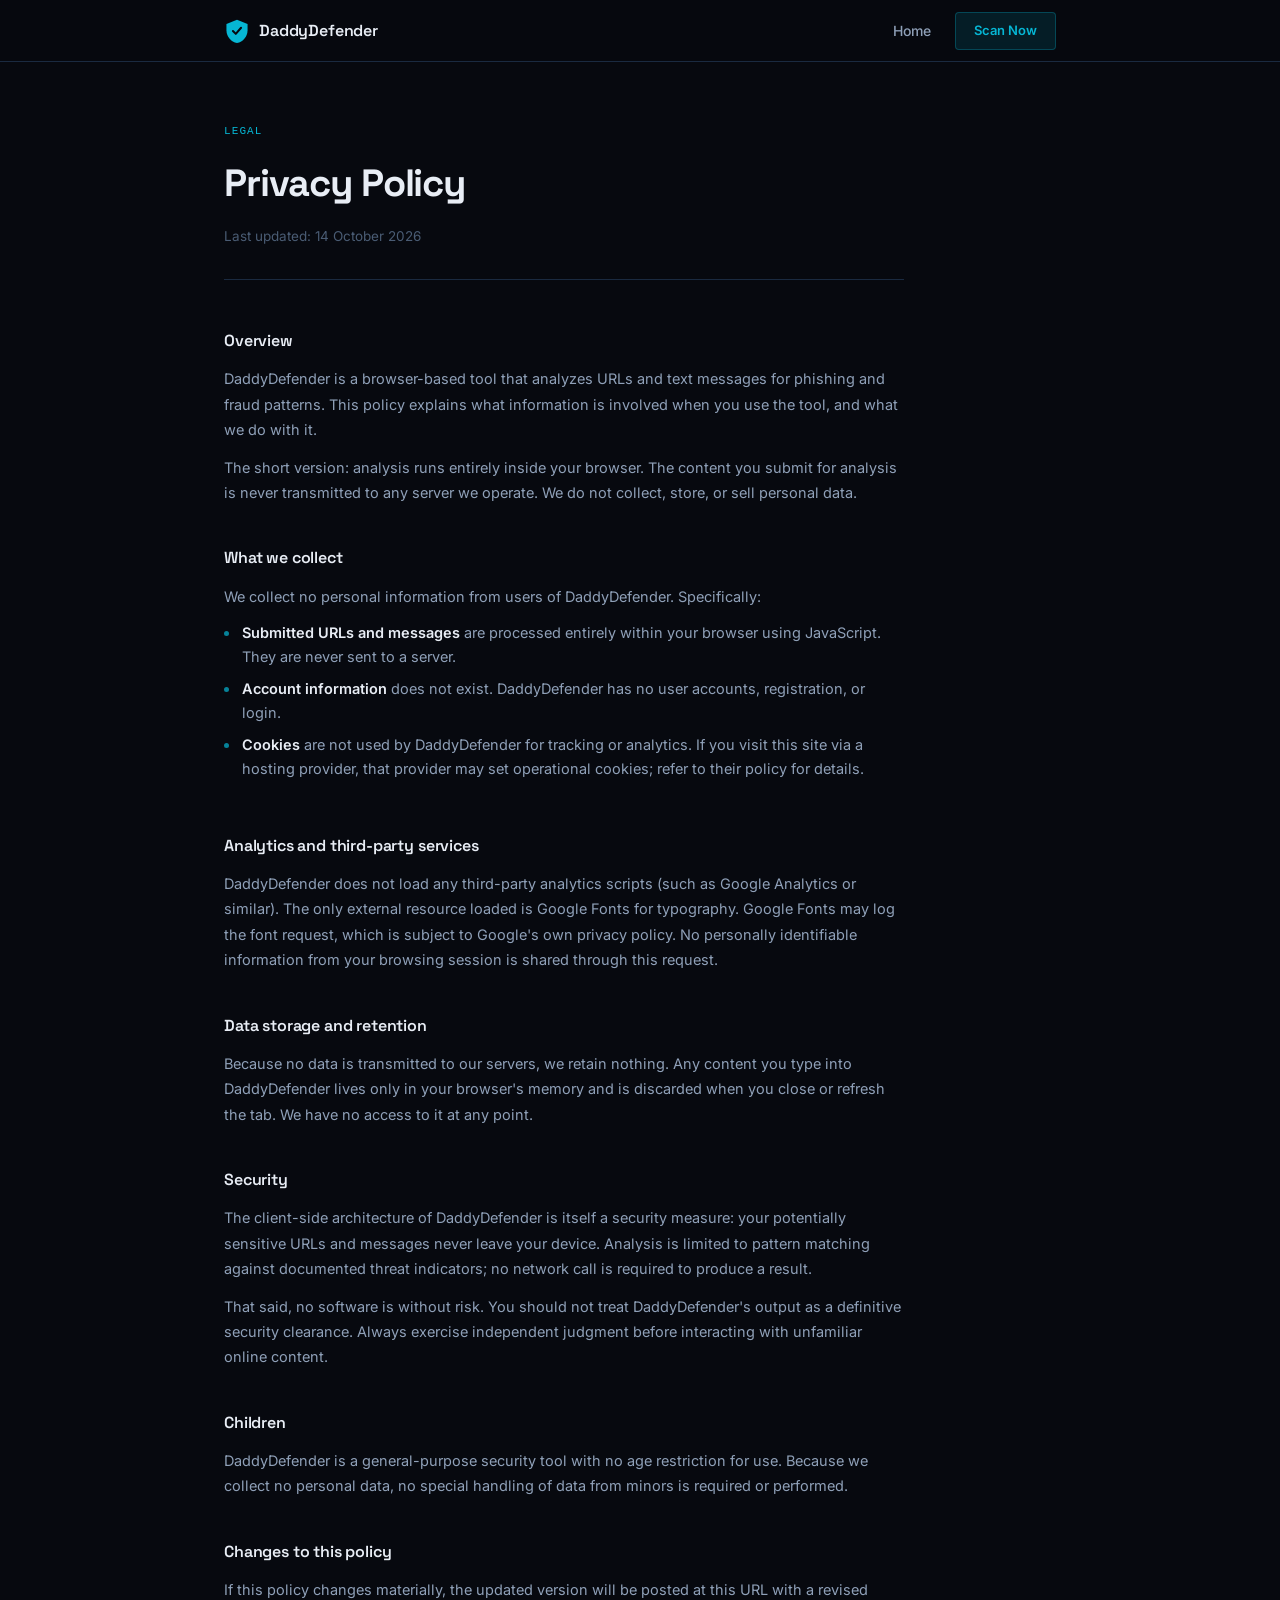
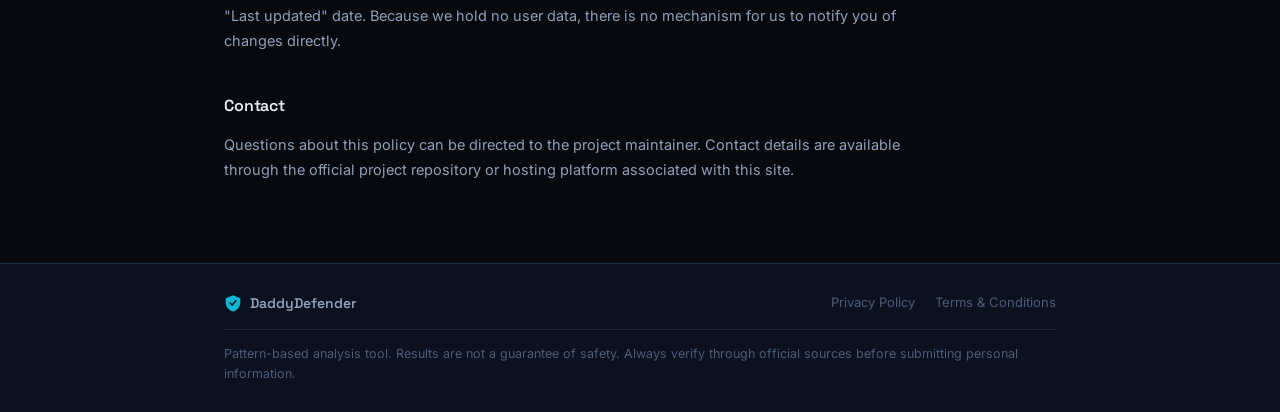
<file: privacy-policy.html>
<!DOCTYPE html>
<html lang="en">
<head>
  <meta charset="UTF-8">
  <meta name="viewport" content="width=device-width, initial-scale=1.0">
  <meta name="description" content="DaddyDefender Privacy Policy. Understand how we handle your data when you use our digital threat detection tool.">
  <title>Privacy Policy - DaddyDefender</title>
  <link rel="icon" href="favicon.svg" type="image/svg+xml">
  <link rel="preconnect" href="https://fonts.googleapis.com">
  <link rel="preconnect" href="https://fonts.gstatic.com" crossorigin>
  <link href="https://fonts.googleapis.com/css2?family=Space+Grotesk:wght@400;500;600;700&family=Inter:wght@400;500;600&display=swap" rel="stylesheet">
  <link rel="stylesheet" href="style.css">
  <link rel="stylesheet" href="legal.css">
</head>
<body>

  <header class="site-header" id="site-header">
    <div class="container">
      <div class="header-inner">
        <a href="/" class="logo" aria-label="DaddyDefender Home">
          <svg width="26" height="26" viewBox="0 0 32 32" aria-hidden="true">
            <path d="M16 2L3 7.5V15c0 7.6 5.6 14.3 13 15.9C23.4 29.3 29 22.6 29 15V7.5L16 2z" fill="#06b6d4"/>
            <path d="M11 16l3.5 3.5L21 12" stroke="#07090f" stroke-width="2.5" fill="none" stroke-linecap="round" stroke-linejoin="round"/>
          </svg>
          <span>DaddyDefender</span>
        </a>
        <nav class="header-nav" aria-label="Main navigation">
          <a href="/" class="nav-link">Home</a>
          <a href="/#scanner" class="btn-nav">Scan Now</a>
        </nav>
      </div>
    </div>
  </header>

  <main class="legal-main">
    <div class="container">
      <div class="legal-doc">

        <header class="legal-header">
          <p class="legal-section-tag">Legal</p>
          <h1 class="legal-title">Privacy Policy</h1>
          <p class="legal-meta">Last updated: 14 October 2026</p>
        </header>

        <div class="legal-body">

          <section class="legal-section" aria-labelledby="intro-heading">
            <h2 id="intro-heading">Overview</h2>
            <p>DaddyDefender is a browser-based tool that analyzes URLs and text messages for phishing and fraud patterns. This policy explains what information is involved when you use the tool, and what we do with it.</p>
            <p>The short version: analysis runs entirely inside your browser. The content you submit for analysis is never transmitted to any server we operate. We do not collect, store, or sell personal data.</p>
          </section>

          <section class="legal-section" aria-labelledby="collect-heading">
            <h2 id="collect-heading">What we collect</h2>
            <p>We collect no personal information from users of DaddyDefender. Specifically:</p>
            <ul>
              <li><strong>Submitted URLs and messages</strong> are processed entirely within your browser using JavaScript. They are never sent to a server.</li>
              <li><strong>Account information</strong> does not exist. DaddyDefender has no user accounts, registration, or login.</li>
              <li><strong>Cookies</strong> are not used by DaddyDefender for tracking or analytics. If you visit this site via a hosting provider, that provider may set operational cookies; refer to their policy for details.</li>
            </ul>
          </section>

          <section class="legal-section" aria-labelledby="analytics-heading">
            <h2 id="analytics-heading">Analytics and third-party services</h2>
            <p>DaddyDefender does not load any third-party analytics scripts (such as Google Analytics or similar). The only external resource loaded is Google Fonts for typography. Google Fonts may log the font request, which is subject to Google's own privacy policy. No personally identifiable information from your browsing session is shared through this request.</p>
          </section>

          <section class="legal-section" aria-labelledby="data-heading">
            <h2 id="data-heading">Data storage and retention</h2>
            <p>Because no data is transmitted to our servers, we retain nothing. Any content you type into DaddyDefender lives only in your browser's memory and is discarded when you close or refresh the tab. We have no access to it at any point.</p>
          </section>

          <section class="legal-section" aria-labelledby="security-heading">
            <h2 id="security-heading">Security</h2>
            <p>The client-side architecture of DaddyDefender is itself a security measure: your potentially sensitive URLs and messages never leave your device. Analysis is limited to pattern matching against documented threat indicators; no network call is required to produce a result.</p>
            <p>That said, no software is without risk. You should not treat DaddyDefender's output as a definitive security clearance. Always exercise independent judgment before interacting with unfamiliar online content.</p>
          </section>

          <section class="legal-section" aria-labelledby="children-heading">
            <h2 id="children-heading">Children</h2>
            <p>DaddyDefender is a general-purpose security tool with no age restriction for use. Because we collect no personal data, no special handling of data from minors is required or performed.</p>
          </section>

          <section class="legal-section" aria-labelledby="changes-heading">
            <h2 id="changes-heading">Changes to this policy</h2>
            <p>If this policy changes materially, the updated version will be posted at this URL with a revised "Last updated" date. Because we hold no user data, there is no mechanism for us to notify you of changes directly.</p>
          </section>

          <section class="legal-section" aria-labelledby="contact-heading">
            <h2 id="contact-heading">Contact</h2>
            <p>Questions about this policy can be directed to the project maintainer. Contact details are available through the official project repository or hosting platform associated with this site.</p>
          </section>

        </div>

      </div>
    </div>
  </main>

  <footer class="site-footer">
    <div class="container">
      <div class="footer-inner">
        <a href="/" class="footer-logo" aria-label="DaddyDefender Home">
          <svg width="18" height="18" viewBox="0 0 32 32" aria-hidden="true">
            <path d="M16 2L3 7.5V15c0 7.6 5.6 14.3 13 15.9C23.4 29.3 29 22.6 29 15V7.5L16 2z" fill="#06b6d4"/>
            <path d="M11 16l3.5 3.5L21 12" stroke="#07090f" stroke-width="2.5" fill="none" stroke-linecap="round" stroke-linejoin="round"/>
          </svg>
          DaddyDefender
        </a>
        <nav class="footer-nav" aria-label="Footer navigation">
          <a href="privacy-policy.html" class="footer-link">Privacy Policy</a>
          <a href="terms.html" class="footer-link">Terms &amp; Conditions</a>
        </nav>
      </div>
      <p class="footer-disclaimer">Pattern-based analysis tool. Results are not a guarantee of safety. Always verify through official sources before submitting personal information.</p>
    </div>
  </footer>

</body>
</html>
</file>
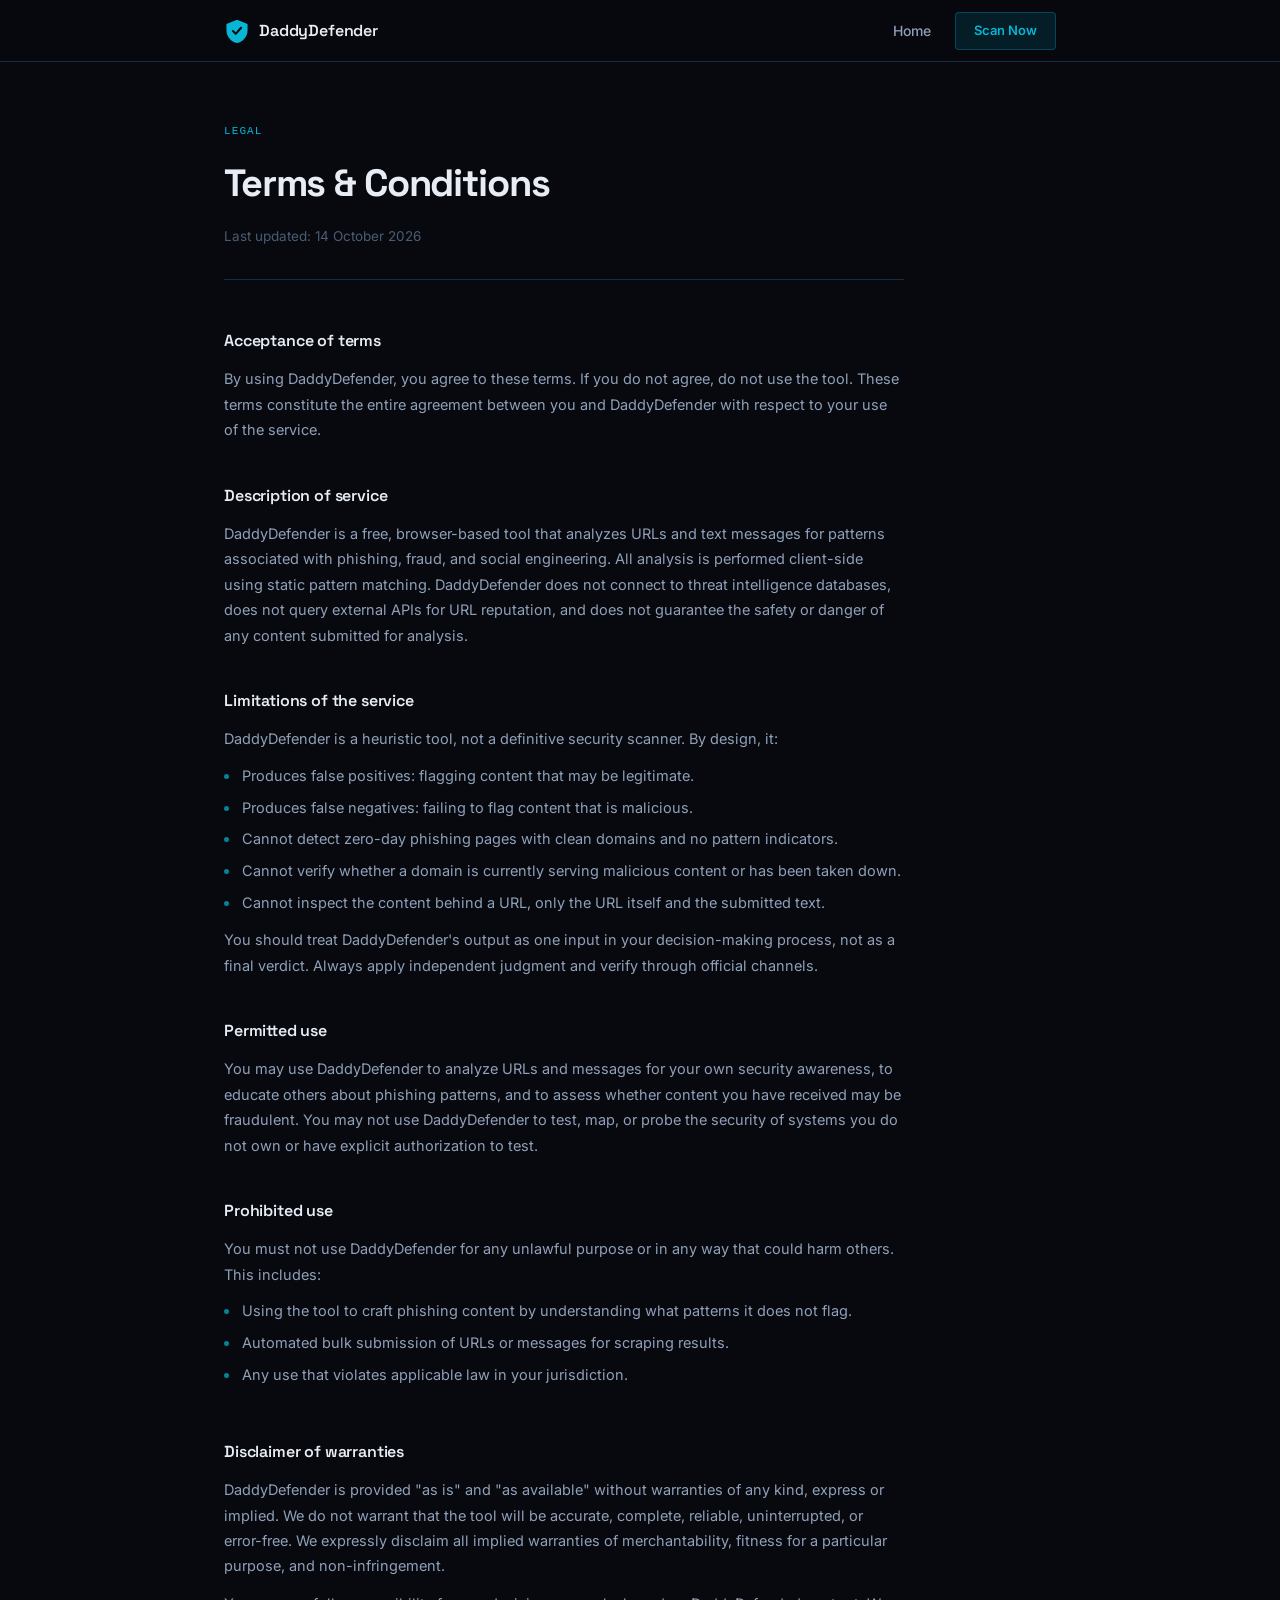
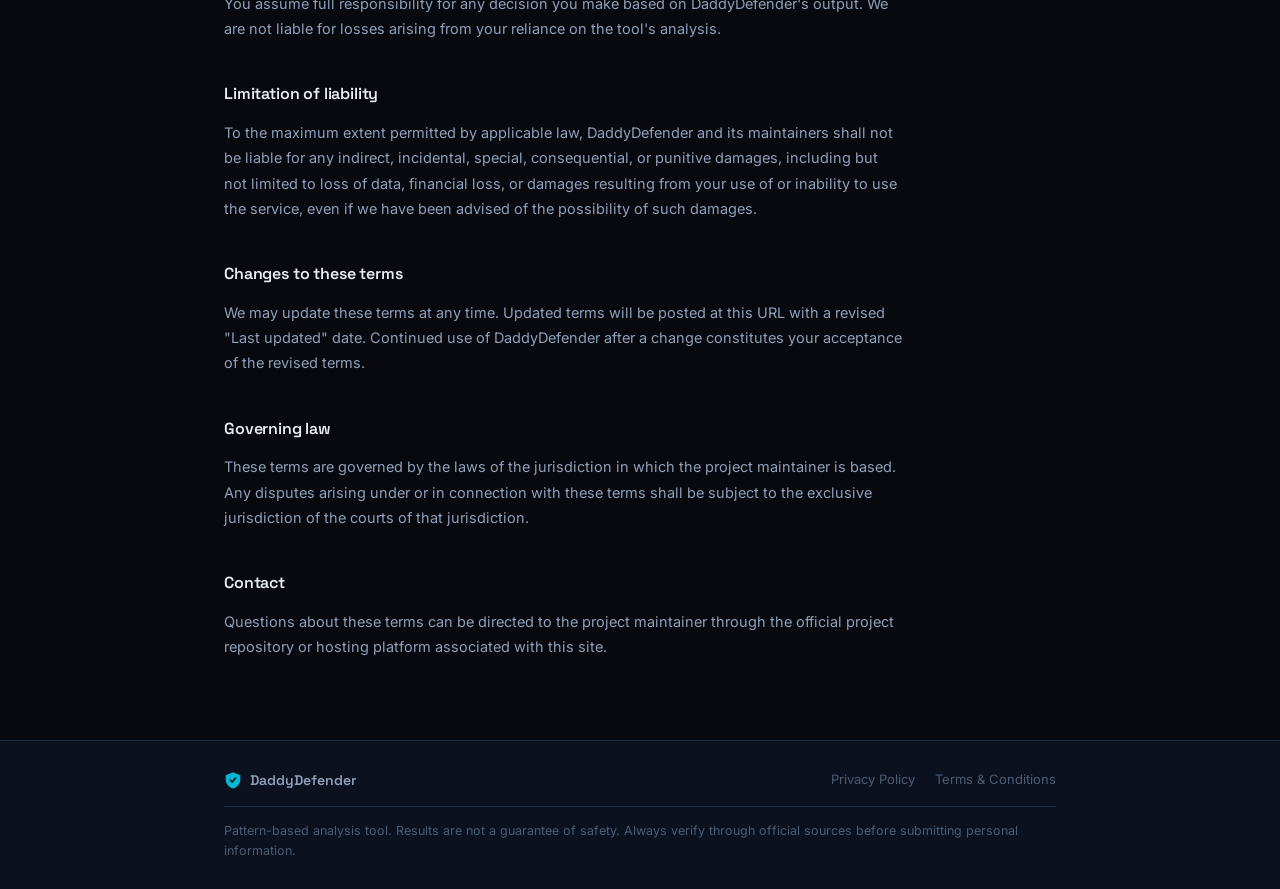
<file: terms.html>
<!DOCTYPE html>
<html lang="en">
<head>
  <meta charset="UTF-8">
  <meta name="viewport" content="width=device-width, initial-scale=1.0">
  <meta name="description" content="DaddyDefender Terms and Conditions. Understand the terms governing use of our digital threat detection tool.">
  <title>Terms &amp; Conditions - DaddyDefender</title>
  <link rel="icon" href="favicon.svg" type="image/svg+xml">
  <link rel="preconnect" href="https://fonts.googleapis.com">
  <link rel="preconnect" href="https://fonts.gstatic.com" crossorigin>
  <link href="https://fonts.googleapis.com/css2?family=Space+Grotesk:wght@400;500;600;700&family=Inter:wght@400;500;600&display=swap" rel="stylesheet">
  <link rel="stylesheet" href="style.css">
  <link rel="stylesheet" href="legal.css">
</head>
<body>

  <header class="site-header" id="site-header">
    <div class="container">
      <div class="header-inner">
        <a href="/" class="logo" aria-label="DaddyDefender Home">
          <svg width="26" height="26" viewBox="0 0 32 32" aria-hidden="true">
            <path d="M16 2L3 7.5V15c0 7.6 5.6 14.3 13 15.9C23.4 29.3 29 22.6 29 15V7.5L16 2z" fill="#06b6d4"/>
            <path d="M11 16l3.5 3.5L21 12" stroke="#07090f" stroke-width="2.5" fill="none" stroke-linecap="round" stroke-linejoin="round"/>
          </svg>
          <span>DaddyDefender</span>
        </a>
        <nav class="header-nav" aria-label="Main navigation">
          <a href="/" class="nav-link">Home</a>
          <a href="/#scanner" class="btn-nav">Scan Now</a>
        </nav>
      </div>
    </div>
  </header>

  <main class="legal-main">
    <div class="container">
      <div class="legal-doc">

        <header class="legal-header">
          <p class="legal-section-tag">Legal</p>
          <h1 class="legal-title">Terms &amp; Conditions</h1>
          <p class="legal-meta">Last updated: 14 October 2026</p>
        </header>

        <div class="legal-body">

          <section class="legal-section" aria-labelledby="acceptance-heading">
            <h2 id="acceptance-heading">Acceptance of terms</h2>
            <p>By using DaddyDefender, you agree to these terms. If you do not agree, do not use the tool. These terms constitute the entire agreement between you and DaddyDefender with respect to your use of the service.</p>
          </section>

          <section class="legal-section" aria-labelledby="description-heading">
            <h2 id="description-heading">Description of service</h2>
            <p>DaddyDefender is a free, browser-based tool that analyzes URLs and text messages for patterns associated with phishing, fraud, and social engineering. All analysis is performed client-side using static pattern matching. DaddyDefender does not connect to threat intelligence databases, does not query external APIs for URL reputation, and does not guarantee the safety or danger of any content submitted for analysis.</p>
          </section>

          <section class="legal-section" aria-labelledby="limitations-heading">
            <h2 id="limitations-heading">Limitations of the service</h2>
            <p>DaddyDefender is a heuristic tool, not a definitive security scanner. By design, it:</p>
            <ul>
              <li>Produces false positives: flagging content that may be legitimate.</li>
              <li>Produces false negatives: failing to flag content that is malicious.</li>
              <li>Cannot detect zero-day phishing pages with clean domains and no pattern indicators.</li>
              <li>Cannot verify whether a domain is currently serving malicious content or has been taken down.</li>
              <li>Cannot inspect the content behind a URL, only the URL itself and the submitted text.</li>
            </ul>
            <p>You should treat DaddyDefender's output as one input in your decision-making process, not as a final verdict. Always apply independent judgment and verify through official channels.</p>
          </section>

          <section class="legal-section" aria-labelledby="use-heading">
            <h2 id="use-heading">Permitted use</h2>
            <p>You may use DaddyDefender to analyze URLs and messages for your own security awareness, to educate others about phishing patterns, and to assess whether content you have received may be fraudulent. You may not use DaddyDefender to test, map, or probe the security of systems you do not own or have explicit authorization to test.</p>
          </section>

          <section class="legal-section" aria-labelledby="prohibited-heading">
            <h2 id="prohibited-heading">Prohibited use</h2>
            <p>You must not use DaddyDefender for any unlawful purpose or in any way that could harm others. This includes:</p>
            <ul>
              <li>Using the tool to craft phishing content by understanding what patterns it does not flag.</li>
              <li>Automated bulk submission of URLs or messages for scraping results.</li>
              <li>Any use that violates applicable law in your jurisdiction.</li>
            </ul>
          </section>

          <section class="legal-section" aria-labelledby="disclaimer-heading">
            <h2 id="disclaimer-heading">Disclaimer of warranties</h2>
            <p>DaddyDefender is provided "as is" and "as available" without warranties of any kind, express or implied. We do not warrant that the tool will be accurate, complete, reliable, uninterrupted, or error-free. We expressly disclaim all implied warranties of merchantability, fitness for a particular purpose, and non-infringement.</p>
            <p>You assume full responsibility for any decision you make based on DaddyDefender's output. We are not liable for losses arising from your reliance on the tool's analysis.</p>
          </section>

          <section class="legal-section" aria-labelledby="liability-heading">
            <h2 id="liability-heading">Limitation of liability</h2>
            <p>To the maximum extent permitted by applicable law, DaddyDefender and its maintainers shall not be liable for any indirect, incidental, special, consequential, or punitive damages, including but not limited to loss of data, financial loss, or damages resulting from your use of or inability to use the service, even if we have been advised of the possibility of such damages.</p>
          </section>

          <section class="legal-section" aria-labelledby="changes-heading">
            <h2 id="changes-heading">Changes to these terms</h2>
            <p>We may update these terms at any time. Updated terms will be posted at this URL with a revised "Last updated" date. Continued use of DaddyDefender after a change constitutes your acceptance of the revised terms.</p>
          </section>

          <section class="legal-section" aria-labelledby="law-heading">
            <h2 id="law-heading">Governing law</h2>
            <p>These terms are governed by the laws of the jurisdiction in which the project maintainer is based. Any disputes arising under or in connection with these terms shall be subject to the exclusive jurisdiction of the courts of that jurisdiction.</p>
          </section>

          <section class="legal-section" aria-labelledby="contact-terms-heading">
            <h2 id="contact-terms-heading">Contact</h2>
            <p>Questions about these terms can be directed to the project maintainer through the official project repository or hosting platform associated with this site.</p>
          </section>

        </div>

      </div>
    </div>
  </main>

  <footer class="site-footer">
    <div class="container">
      <div class="footer-inner">
        <a href="/" class="footer-logo" aria-label="DaddyDefender Home">
          <svg width="18" height="18" viewBox="0 0 32 32" aria-hidden="true">
            <path d="M16 2L3 7.5V15c0 7.6 5.6 14.3 13 15.9C23.4 29.3 29 22.6 29 15V7.5L16 2z" fill="#06b6d4"/>
            <path d="M11 16l3.5 3.5L21 12" stroke="#07090f" stroke-width="2.5" fill="none" stroke-linecap="round" stroke-linejoin="round"/>
          </svg>
          DaddyDefender
        </a>
        <nav class="footer-nav" aria-label="Footer navigation">
          <a href="privacy-policy.html" class="footer-link">Privacy Policy</a>
          <a href="terms.html" class="footer-link">Terms &amp; Conditions</a>
        </nav>
      </div>
      <p class="footer-disclaimer">Pattern-based analysis tool. Results are not a guarantee of safety. Always verify through official sources before submitting personal information.</p>
    </div>
  </footer>

</body>
</html>
</file>
<file: style.css>
/* =====================================================
   DaddyDefender: Stylesheet
   ===================================================== */

/* ── Custom Properties ──────────────────────────────── */
:root {
  --bg:           #07090f;
  --bg-surface:   #0c1120;
  --bg-card:      #0f1929;
  --bg-card-alt:  #131e30;
  --border:       #1a2a40;
  --border-light: #1e3150;

  --text-primary:   #e8edf5;
  --text-secondary: #8fa0b8;
  --text-muted:     #4a5c74;

  --accent:        #06b6d4;
  --accent-dim:    rgba(6, 182, 212, 0.12);
  --accent-border: rgba(6, 182, 212, 0.28);

  --risk-safe:     #22c55e;
  --risk-low:      #60a5fa;
  --risk-medium:   #f59e0b;
  --risk-high:     #f97316;
  --risk-critical: #ef4444;

  --radius-sm:  4px;
  --radius-md:  6px;
  --radius-lg:  10px;
  --radius-xl:  14px;

  --font-head: 'Space Grotesk', sans-serif;
  --font-body: 'Inter', sans-serif;
  --font-mono: 'JetBrains Mono', monospace;

  --max-w:   880px;
  --header-h: 62px;

  --transition: 180ms ease;
}

/* ── Reset ──────────────────────────────────────────── */
*, *::before, *::after {
  box-sizing: border-box;
  margin: 0;
  padding: 0;
}
html {
  scroll-behavior: smooth;
  scroll-padding-top: calc(var(--header-h) + 24px);
}
body {
  background: var(--bg);
  color: var(--text-primary);
  font-family: var(--font-body);
  font-size: 15px;
  line-height: 1.65;
  -webkit-font-smoothing: antialiased;
  -moz-osx-font-smoothing: grayscale;
  overflow-x: hidden;
}
a {
  color: inherit;
  text-decoration: none;
}
img, svg { display: block; }
ul, ol { list-style: none; }
button {
  font-family: var(--font-body);
  cursor: pointer;
  border: none;
  background: none;
}

/* ── Layout ─────────────────────────────────────────── */
.container {
  width: 100%;
  max-width: var(--max-w);
  margin: 0 auto;
  padding: 0 24px;
}

/* ── Header ─────────────────────────────────────────── */
.site-header {
  position: fixed;
  top: 0;
  left: 0;
  right: 0;
  z-index: 100;
  height: var(--header-h);
  background: rgba(7, 9, 15, 0.82);
  backdrop-filter: blur(14px);
  -webkit-backdrop-filter: blur(14px);
  border-bottom: 1px solid var(--border);
}
.header-inner {
  display: flex;
  align-items: center;
  justify-content: space-between;
  height: var(--header-h);
}
.logo {
  display: flex;
  align-items: center;
  gap: 9px;
  font-family: var(--font-head);
  font-size: 16px;
  font-weight: 600;
  color: var(--text-primary);
  letter-spacing: -0.01em;
  transition: opacity var(--transition);
}
.logo:hover { opacity: 0.85; }
.header-nav {
  display: flex;
  align-items: center;
  gap: 24px;
}
.nav-link {
  font-size: 14px;
  font-weight: 500;
  color: var(--text-secondary);
  transition: color var(--transition);
}
.nav-link:hover { color: var(--text-primary); }
.btn-nav {
  padding: 7px 18px;
  font-size: 13px;
  font-weight: 600;
  color: var(--accent);
  background: var(--accent-dim);
  border: 1px solid var(--accent-border);
  border-radius: var(--radius-sm);
  transition: background var(--transition), border-color var(--transition);
}
.btn-nav:hover {
  background: rgba(6, 182, 212, 0.2);
  border-color: rgba(6, 182, 212, 0.5);
}

/* ── Hero ───────────────────────────────────────────── */
.hero {
  position: relative;
  padding: calc(var(--header-h) + 80px) 0 90px;
  overflow: hidden;
}
.hero-grid {
  position: absolute;
  inset: 0;
  background-image:
    linear-gradient(rgba(26, 42, 64, 0.4) 1px, transparent 1px),
    linear-gradient(90deg, rgba(26, 42, 64, 0.4) 1px, transparent 1px);
  background-size: 56px 56px;
  mask-image: radial-gradient(ellipse 70% 70% at 50% 40%, black 40%, transparent 100%);
  pointer-events: none;
}
.hero::after {
  content: '';
  position: absolute;
  top: 20%;
  left: 50%;
  transform: translateX(-50%);
  width: 600px;
  height: 300px;
  background: radial-gradient(ellipse, rgba(6, 182, 212, 0.07) 0%, transparent 70%);
  pointer-events: none;
}
.hero-content {
  position: relative;
  z-index: 1;
  max-width: 640px;
  margin: 0 auto;
  text-align: center;
}
.hero-tag {
  display: inline-flex;
  align-items: center;
  gap: 7px;
  padding: 5px 14px;
  margin-bottom: 28px;
  font-size: 12.5px;
  font-weight: 500;
  color: var(--accent);
  background: var(--accent-dim);
  border: 1px solid var(--accent-border);
  border-radius: var(--radius-sm);
  letter-spacing: 0.01em;
}
.hero-headline {
  font-family: var(--font-head);
  font-size: clamp(30px, 5vw, 48px);
  font-weight: 700;
  line-height: 1.18;
  letter-spacing: -0.03em;
  color: #f0f5ff;
  margin-bottom: 20px;
}
.hero-body {
  font-size: 16px;
  color: var(--text-secondary);
  line-height: 1.7;
  margin-bottom: 36px;
  max-width: 520px;
  margin-left: auto;
  margin-right: auto;
}
.btn-primary {
  display: inline-block;
  padding: 13px 30px;
  font-family: var(--font-body);
  font-size: 15px;
  font-weight: 600;
  color: #07090f;
  background: var(--accent);
  border-radius: var(--radius-sm);
  transition: background var(--transition), transform var(--transition);
}
.btn-primary:hover {
  background: #08caea;
  transform: translateY(-1px);
}
.btn-primary:active { transform: translateY(0); }

/* ── Scanner Section ────────────────────────────────── */
.scanner-section {
  padding: 0 0 80px;
}
.scanner-card {
  background: var(--bg-card);
  border: 1px solid var(--border);
  border-radius: var(--radius-xl);
  padding: 32px;
  position: relative;
  overflow: hidden;
}
.scanner-card::before {
  content: '';
  position: absolute;
  top: 0;
  left: 0;
  right: 0;
  height: 1px;
  background: linear-gradient(90deg, transparent, var(--accent-border), transparent);
}

/* ── Tabs ───────────────────────────────────────────── */
.tab-group {
  display: flex;
  gap: 6px;
  margin-bottom: 24px;
  background: var(--bg-surface);
  border: 1px solid var(--border);
  border-radius: var(--radius-md);
  padding: 4px;
  width: fit-content;
}
.tab {
  display: flex;
  align-items: center;
  gap: 7px;
  padding: 7px 16px;
  font-size: 13.5px;
  font-weight: 500;
  color: var(--text-secondary);
  border-radius: var(--radius-sm);
  transition: color var(--transition), background var(--transition);
}
.tab:hover { color: var(--text-primary); }
.tab.active {
  color: var(--text-primary);
  background: var(--bg-card-alt);
}

/* ── Inputs ─────────────────────────────────────────── */
.tab-panel { display: flex; flex-direction: column; gap: 8px; }
.tab-panel.hidden { display: none; }

.input-label {
  font-size: 13px;
  font-weight: 500;
  color: var(--text-secondary);
  letter-spacing: 0.01em;
}
.input-wrapper {
  position: relative;
}
.input-icon {
  position: absolute;
  left: 14px;
  top: 50%;
  transform: translateY(-50%);
  color: var(--text-muted);
  pointer-events: none;
}
.text-input {
  width: 100%;
  padding: 12px 16px;
  font-family: var(--font-body);
  font-size: 14px;
  color: var(--text-primary);
  background: var(--bg-surface);
  border: 1px solid var(--border);
  border-radius: var(--radius-md);
  outline: none;
  transition: border-color var(--transition), box-shadow var(--transition);
  resize: vertical;
}
.input-wrapper .text-input {
  padding-left: 40px;
}
.text-input.mono {
  font-family: var(--font-mono);
  font-size: 13px;
}
.text-input::placeholder {
  color: var(--text-muted);
  font-family: var(--font-body);
}
.text-input.mono::placeholder {
  font-family: var(--font-mono);
}
.text-input:focus {
  border-color: var(--accent-border);
  box-shadow: 0 0 0 3px rgba(6, 182, 212, 0.08);
}
.text-area {
  min-height: 130px;
  line-height: 1.6;
}

/* ── Scanner Actions ────────────────────────────────── */
.scanner-actions {
  display: flex;
  gap: 10px;
  margin-top: 16px;
}
.btn-scan {
  display: flex;
  align-items: center;
  gap: 8px;
  padding: 11px 24px;
  font-size: 14px;
  font-weight: 600;
  color: #07090f;
  background: var(--accent);
  border-radius: var(--radius-sm);
  transition: background var(--transition), opacity var(--transition), transform var(--transition);
}
.btn-scan:hover { background: #08caea; transform: translateY(-1px); }
.btn-scan:active { transform: translateY(0); }
.btn-scan:disabled {
  opacity: 0.6;
  cursor: not-allowed;
  transform: none;
}
.btn-ghost {
  padding: 11px 20px;
  font-size: 14px;
  font-weight: 500;
  color: var(--text-secondary);
  background: var(--bg-surface);
  border: 1px solid var(--border);
  border-radius: var(--radius-sm);
  transition: color var(--transition), border-color var(--transition);
}
.btn-ghost:hover {
  color: var(--text-primary);
  border-color: var(--border-light);
}

/* ── Samples ────────────────────────────────────────── */
.samples-area {
  margin-top: 22px;
  padding-top: 22px;
  border-top: 1px solid var(--border);
}
.samples-label {
  display: block;
  font-size: 12px;
  font-weight: 500;
  color: var(--text-muted);
  text-transform: uppercase;
  letter-spacing: 0.08em;
  margin-bottom: 10px;
}
.samples-list {
  display: flex;
  flex-wrap: wrap;
  gap: 8px;
}
.sample-chip {
  padding: 6px 14px;
  font-size: 12.5px;
  font-weight: 500;
  color: var(--text-secondary);
  background: var(--bg-surface);
  border: 1px solid var(--border);
  border-radius: var(--radius-sm);
  transition: color var(--transition), border-color var(--transition), background var(--transition);
}
.sample-chip:hover {
  color: var(--accent);
  border-color: var(--accent-border);
  background: var(--accent-dim);
}

/* ── Inline error ───────────────────────────────────── */
.inline-error {
  font-size: 13px;
  color: var(--risk-critical);
  margin-top: 6px;
}

/* ── Shake animation ────────────────────────────────── */
@keyframes shake {
  0%, 100% { transform: translateX(0); }
  20% { transform: translateX(-6px); }
  40% { transform: translateX(6px); }
  60% { transform: translateX(-4px); }
  80% { transform: translateX(4px); }
}
.shake { animation: shake 320ms ease; }

/* ── Loading spinner ────────────────────────────────── */
@keyframes spin {
  to { transform: rotate(360deg); }
}
.spin { animation: spin 800ms linear infinite; }

/* ── Results Section ────────────────────────────────── */
.results-section {
  padding: 0 0 80px;
}
.results-section.hidden { display: none; }

/* ── Risk overview ──────────────────────────────────── */
.results-overview {
  display: flex;
  align-items: center;
  gap: 40px;
  background: var(--bg-card);
  border: 1px solid var(--border);
  border-radius: var(--radius-xl);
  padding: 32px 36px;
  margin-bottom: 20px;
  position: relative;
  overflow: hidden;
}
.results-overview::before {
  content: '';
  position: absolute;
  top: 0;
  left: 0;
  right: 0;
  height: 1px;
  background: linear-gradient(90deg, transparent, var(--accent-border), transparent);
}

/* ── Gauge ──────────────────────────────────────────── */
.gauge-wrap {
  flex-shrink: 0;
  width: 180px;
}
.gauge-svg {
  width: 100%;
  height: auto;
}
#gauge-fill {
  transition: stroke-dashoffset 0.9s cubic-bezier(0.34, 1.1, 0.64, 1), stroke 0.3s ease;
}

/* ── Risk Summary ───────────────────────────────────── */
.risk-summary {
  flex: 1;
  min-width: 0;
}
.risk-badge {
  display: inline-block;
  padding: 5px 14px;
  font-family: var(--font-head);
  font-size: 13px;
  font-weight: 600;
  border-radius: var(--radius-sm);
  letter-spacing: 0.03em;
  text-transform: uppercase;
  margin-bottom: 10px;
}
.risk-badge--safe     { color: var(--risk-safe);     background: rgba(34, 197, 94, 0.12);  border: 1px solid rgba(34, 197, 94, 0.25); }
.risk-badge--low      { color: var(--risk-low);      background: rgba(96, 165, 250, 0.12); border: 1px solid rgba(96, 165, 250, 0.25); }
.risk-badge--medium   { color: var(--risk-medium);   background: rgba(245, 158, 11, 0.12); border: 1px solid rgba(245, 158, 11, 0.25); }
.risk-badge--high     { color: var(--risk-high);     background: rgba(249, 115, 22, 0.12); border: 1px solid rgba(249, 115, 22, 0.25); }
.risk-badge--critical { color: var(--risk-critical); background: rgba(239, 68, 68, 0.12);  border: 1px solid rgba(239, 68, 68, 0.25); }

.risk-description {
  font-size: 15px;
  color: var(--text-primary);
  line-height: 1.6;
  margin-bottom: 10px;
}
.scan-meta {
  font-family: var(--font-mono);
  font-size: 11.5px;
  color: var(--text-muted);
  word-break: break-all;
}

/* ── Result blocks ──────────────────────────────────── */
.result-block {
  background: var(--bg-card);
  border: 1px solid var(--border);
  border-radius: var(--radius-xl);
  padding: 28px 32px;
  margin-bottom: 16px;
}
.result-block-title {
  font-family: var(--font-head);
  font-size: 16px;
  font-weight: 600;
  color: var(--text-primary);
  margin-bottom: 18px;
  letter-spacing: -0.01em;
}

/* ── Indicator Cards ────────────────────────────────── */
.indicators-list {
  display: flex;
  flex-direction: column;
  gap: 10px;
}
.no-indicators {
  font-size: 14px;
  color: var(--text-secondary);
}
.indicator-card {
  display: flex;
  align-items: flex-start;
  gap: 14px;
  padding: 14px 16px;
  background: var(--bg-surface);
  border: 1px solid var(--border);
  border-left: 3px solid;
  border-radius: var(--radius-md);
}
.indicator-card.indicator--critical { border-left-color: var(--risk-critical); }
.indicator-card.indicator--warning  { border-left-color: var(--risk-medium); }
.indicator-card.indicator--info     { border-left-color: var(--risk-low); }

.indicator-icon {
  flex-shrink: 0;
  width: 30px;
  height: 30px;
  display: flex;
  align-items: center;
  justify-content: center;
  border-radius: var(--radius-sm);
}
.indicator-icon.indicator-icon--critical { background: rgba(239, 68, 68, 0.12);  color: var(--risk-critical); }
.indicator-icon.indicator-icon--warning  { background: rgba(245, 158, 11, 0.12); color: var(--risk-medium); }
.indicator-icon.indicator-icon--info     { background: rgba(96, 165, 250, 0.12); color: var(--risk-low); }

.indicator-icon svg { flex-shrink: 0; }

.indicator-content { flex: 1; min-width: 0; }
.indicator-name {
  font-size: 13.5px;
  font-weight: 600;
  color: var(--text-primary);
  margin-bottom: 3px;
  line-height: 1.4;
}
.indicator-detail {
  font-size: 13px;
  color: var(--text-secondary);
  line-height: 1.6;
}

/* ── Recommendations ────────────────────────────────── */
.recommendations-list {
  list-style: none;
  counter-reset: recs;
  display: flex;
  flex-direction: column;
  gap: 10px;
}
.recommendations-list li {
  counter-increment: recs;
  display: flex;
  align-items: flex-start;
  gap: 12px;
  font-size: 14px;
  color: var(--text-secondary);
  line-height: 1.6;
}
.recommendations-list li::before {
  content: counter(recs);
  flex-shrink: 0;
  width: 24px;
  height: 24px;
  display: flex;
  align-items: center;
  justify-content: center;
  font-size: 11px;
  font-weight: 700;
  font-family: var(--font-head);
  color: var(--accent);
  background: var(--accent-dim);
  border: 1px solid var(--accent-border);
  border-radius: var(--radius-sm);
  margin-top: 1px;
}

/* ── Scan Again ─────────────────────────────────────── */
.btn-scan-again {
  display: flex;
  align-items: center;
  gap: 8px;
  padding: 11px 22px;
  font-size: 14px;
  font-weight: 600;
  color: var(--text-secondary);
  background: var(--bg-card);
  border: 1px solid var(--border);
  border-radius: var(--radius-sm);
  transition: color var(--transition), border-color var(--transition);
  margin-top: 4px;
}
.btn-scan-again:hover {
  color: var(--text-primary);
  border-color: var(--border-light);
}

/* ── How It Works ───────────────────────────────────── */
.how-section {
  padding: 80px 0;
  border-top: 1px solid var(--border);
}
.how-header {
  max-width: 520px;
  margin-bottom: 48px;
}
.how-title {
  font-family: var(--font-head);
  font-size: clamp(22px, 3.5vw, 30px);
  font-weight: 700;
  letter-spacing: -0.025em;
  color: var(--text-primary);
  margin-bottom: 12px;
}
.how-body {
  font-size: 15px;
  color: var(--text-secondary);
  line-height: 1.7;
}
.steps-grid {
  display: grid;
  grid-template-columns: repeat(3, 1fr);
  gap: 16px;
  margin-bottom: 32px;
}
.step-card {
  background: var(--bg-card);
  border: 1px solid var(--border);
  border-radius: var(--radius-lg);
  padding: 24px;
}
.step-num {
  font-family: var(--font-mono);
  font-size: 11px;
  font-weight: 500;
  color: var(--accent);
  letter-spacing: 0.05em;
  margin-bottom: 14px;
}
.step-title {
  font-family: var(--font-head);
  font-size: 15px;
  font-weight: 600;
  color: var(--text-primary);
  margin-bottom: 8px;
  letter-spacing: -0.01em;
}
.step-body {
  font-size: 13.5px;
  color: var(--text-secondary);
  line-height: 1.65;
}
.caveat-note {
  display: flex;
  align-items: flex-start;
  gap: 8px;
  font-size: 13px;
  color: var(--text-muted);
  line-height: 1.6;
  padding: 14px 18px;
  background: var(--bg-card);
  border: 1px solid var(--border);
  border-radius: var(--radius-md);
}
.caveat-note svg {
  flex-shrink: 0;
  margin-top: 2px;
  color: var(--text-muted);
}

/* ── Footer ─────────────────────────────────────────── */
.site-footer {
  border-top: 1px solid var(--border);
  padding: 28px 0;
  background: var(--bg-surface);
}
.footer-inner {
  display: flex;
  align-items: center;
  justify-content: space-between;
  margin-bottom: 14px;
}
.footer-logo {
  display: flex;
  align-items: center;
  gap: 8px;
  font-family: var(--font-head);
  font-size: 14px;
  font-weight: 600;
  color: var(--text-secondary);
  transition: color var(--transition);
}
.footer-logo:hover { color: var(--text-primary); }
.footer-nav {
  display: flex;
  gap: 20px;
}
.footer-link {
  font-size: 13px;
  color: var(--text-muted);
  transition: color var(--transition);
}
.footer-link:hover { color: var(--text-secondary); }
.footer-disclaimer {
  font-size: 12.5px;
  color: var(--text-muted);
  line-height: 1.6;
  border-top: 1px solid var(--border);
  padding-top: 14px;
}

/* ── Backend Status Badge ────────────────────────────── */
.backend-badge {
  display: inline-flex;
  align-items: center;
  gap: 7px;
  padding: 4px 10px;
  background: var(--bg-surface);
  border: 1px solid var(--border);
  border-radius: var(--radius-sm);
  font-size: 12px;
  font-family: var(--font-mono);
  color: var(--text-secondary);
}
.status-dot {
  width: 7px;
  height: 7px;
  border-radius: 50%;
  background: #94a3b8;
  display: inline-block;
}
.backend-badge--online .status-dot {
  background: #22c55e;
  box-shadow: 0 0 8px rgba(34, 197, 94, 0.5);
}
.backend-badge--offline .status-dot {
  background: #f59e0b;
}

/* ── Target Metadata Grid ────────────────────────────── */
.meta-grid {
  display: grid;
  grid-template-columns: repeat(auto-fill, minmax(180px, 1fr));
  gap: 10px;
  margin-top: 10px;
}
.meta-item {
  background: var(--bg-card-alt);
  border: 1px solid var(--border);
  border-radius: var(--radius-sm);
  padding: 10px 12px;
}
.meta-label {
  font-size: 11px;
  text-transform: uppercase;
  letter-spacing: 0.8px;
  color: var(--text-muted);
  margin-bottom: 4px;
}
.meta-value {
  font-size: 13px;
  font-family: var(--font-mono);
  color: var(--text-primary);
  word-break: break-all;
}

/* ── Providers Grid ──────────────────────────────────── */
.providers-grid {
  display: grid;
  grid-template-columns: repeat(auto-fill, minmax(220px, 1fr));
  gap: 12px;
  margin-top: 10px;
}
.provider-card {
  background: var(--bg-card-alt);
  border: 1px solid var(--border);
  border-radius: var(--radius-md);
  padding: 14px 16px;
  display: flex;
  flex-direction: column;
  gap: 8px;
}
.provider-card-header {
  display: flex;
  align-items: center;
  justify-content: space-between;
}
.provider-name {
  font-weight: 600;
  font-size: 13.5px;
  color: var(--text-primary);
}
.provider-status-tag {
  font-size: 10.5px;
  font-family: var(--font-mono);
  padding: 2px 7px;
  border-radius: var(--radius-sm);
  text-transform: uppercase;
  font-weight: 500;
}
.status-match {
  background: rgba(239, 68, 68, 0.15);
  color: #ef4444;
  border: 1px solid rgba(239, 68, 68, 0.3);
}
.status-suspicious {
  background: rgba(249, 115, 22, 0.15);
  color: #f97316;
  border: 1px solid rgba(249, 115, 22, 0.3);
}
.status-no_match {
  background: rgba(34, 197, 94, 0.12);
  color: #22c55e;
  border: 1px solid rgba(34, 197, 94, 0.25);
}
.status-not_configured, .status-unavailable, .status-failed {
  background: rgba(143, 160, 184, 0.08);
  color: var(--text-secondary);
  border: 1px solid var(--border);
}
.provider-detail {
  font-size: 12px;
  color: var(--text-secondary);
  line-height: 1.45;
}

/* ── AI Explanation Block ────────────────────────────── */
.ai-block-header {
  display: flex;
  align-items: center;
  justify-content: space-between;
  margin-bottom: 12px;
}
.ai-pill {
  font-size: 11px;
  font-family: var(--font-mono);
  padding: 3px 8px;
  background: var(--accent-dim);
  border: 1px solid var(--accent-border);
  color: var(--accent);
  border-radius: var(--radius-sm);
}
.ai-explanation-content {
  background: var(--bg-card-alt);
  border: 1px solid var(--border);
  border-radius: var(--radius-md);
  padding: 16px 18px;
  font-size: 14px;
  line-height: 1.65;
  color: var(--text-primary);
  white-space: pre-line;
}

/* ── Indicator Item Enhancements ─────────────────────── */
.indicator-header {
  display: flex;
  align-items: flex-start;
  justify-content: space-between;
  gap: 12px;
}
.indicator-tags {
  display: flex;
  align-items: center;
  gap: 6px;
  flex-shrink: 0;
}
.indicator-points-badge {
  font-family: var(--font-mono);
  font-size: 11px;
  padding: 2px 6px;
  background: rgba(239, 68, 68, 0.12);
  color: #fca5a5;
  border-radius: var(--radius-sm);
  border: 1px solid rgba(239, 68, 68, 0.25);
}
.indicator-source-tag {
  font-family: var(--font-mono);
  font-size: 10px;
  padding: 2px 5px;
  background: var(--bg-card);
  color: var(--text-muted);
  border-radius: var(--radius-sm);
  border: 1px solid var(--border);
  text-transform: uppercase;
}

/* ── Limitations Box ─────────────────────────────────── */
.limitations-box {
  display: flex;
  align-items: flex-start;
  gap: 10px;
  margin-top: 20px;
  padding: 12px 14px;
  background: rgba(15, 25, 41, 0.6);
  border: 1px solid var(--border);
  border-radius: var(--radius-sm);
  font-size: 12px;
  color: var(--text-muted);
  line-height: 1.5;
}

/* ── Scan History Section ────────────────────────────── */
.history-section {
  padding: 56px 0;
  border-top: 1px solid var(--border);
}
.history-header {
  display: flex;
  align-items: center;
  justify-content: space-between;
  margin-bottom: 20px;
}
.history-title {
  font-family: var(--font-head);
  font-size: 22px;
  color: var(--text-primary);
}
.history-subtitle {
  font-size: 13.5px;
  color: var(--text-muted);
  margin-top: 2px;
}
.history-container {
  background: var(--bg-card);
  border: 1px solid var(--border);
  border-radius: var(--radius-md);
  overflow-x: auto;
}
.history-loading, .history-empty {
  padding: 32px 20px;
  text-align: center;
  color: var(--text-muted);
  font-size: 13.5px;
}
.history-table {
  width: 100%;
  border-collapse: collapse;
}
.history-table th {
  text-align: left;
  padding: 12px 16px;
  font-size: 11px;
  font-weight: 500;
  text-transform: uppercase;
  letter-spacing: 0.8px;
  color: var(--text-muted);
  border-bottom: 1px solid var(--border);
  background: var(--bg-surface);
}
.history-table td {
  padding: 12px 16px;
  border-bottom: 1px solid var(--border);
  font-size: 13px;
  color: var(--text-secondary);
}
.history-table tr:last-child td {
  border-bottom: none;
}
.history-table tr:hover td {
  background: var(--bg-card-alt);
}
.history-type-badge {
  font-family: var(--font-mono);
  font-size: 11px;
  padding: 2px 6px;
  border-radius: var(--radius-sm);
  background: var(--bg-surface);
  border: 1px solid var(--border);
  text-transform: uppercase;
}
.history-preview-cell {
  max-width: 260px;
  overflow: hidden;
  text-overflow: ellipsis;
  white-space: nowrap;
  font-family: var(--font-mono);
  font-size: 12.5px;
}
.history-actions {
  display: flex;
  align-items: center;
  gap: 8px;
}
.btn-history-view, .btn-history-del {
  padding: 4px 10px;
  font-size: 12px;
  font-family: var(--font-body);
  border-radius: var(--radius-sm);
  cursor: pointer;
  border: 1px solid var(--border);
  background: var(--bg-surface);
  color: var(--text-secondary);
  transition: all var(--transition);
}
.btn-history-view:hover {
  color: var(--text-primary);
  border-color: var(--accent-border);
}
.btn-history-del:hover {
  color: #ef4444;
  border-color: rgba(239, 68, 68, 0.4);
}

/* ── Responsive ─────────────────────────────────────── */
@media (max-width: 700px) {
  .header-nav .nav-link { display: none; }

  .hero { padding: calc(var(--header-h) + 52px) 0 64px; }
  .hero-headline { font-size: 28px; }
  .hero-body { font-size: 15px; }

  .scanner-card { padding: 22px 18px; }

  .results-overview {
    flex-direction: column;
    align-items: flex-start;
    gap: 24px;
    padding: 24px 22px;
  }
  .gauge-wrap { width: 160px; align-self: center; }

  .result-block { padding: 22px 18px; }

  .steps-grid {
    grid-template-columns: 1fr;
    gap: 12px;
  }

  .footer-inner { flex-direction: column; gap: 14px; align-items: flex-start; }
}

@media (max-width: 480px) {
  .samples-list { flex-direction: column; }
  .sample-chip { text-align: left; }
  .history-header { flex-direction: column; align-items: flex-start; gap: 10px; }
}
</file>
<file: legal.css>
/* =====================================================
   legal.css: Shared styles for Privacy Policy + T&C
   ===================================================== */

.legal-main {
  padding: calc(var(--header-h) + 60px) 0 80px;
  min-height: 100vh;
}

.legal-doc {
  max-width: 680px;
}

.legal-header {
  margin-bottom: 48px;
  padding-bottom: 32px;
  border-bottom: 1px solid var(--border);
}

.legal-section-tag {
  font-family: var(--font-mono);
  font-size: 11px;
  font-weight: 500;
  color: var(--accent);
  text-transform: uppercase;
  letter-spacing: 0.1em;
  margin-bottom: 12px;
}

.legal-title {
  font-family: var(--font-head);
  font-size: clamp(26px, 4vw, 38px);
  font-weight: 700;
  letter-spacing: -0.03em;
  color: var(--text-primary);
  margin-bottom: 10px;
}

.legal-meta {
  font-size: 13.5px;
  color: var(--text-muted);
}

.legal-body {
  display: flex;
  flex-direction: column;
  gap: 40px;
}

.legal-section h2 {
  font-family: var(--font-head);
  font-size: 16px;
  font-weight: 600;
  color: var(--text-primary);
  margin-bottom: 12px;
  letter-spacing: -0.01em;
}

.legal-section p {
  font-size: 14.5px;
  color: var(--text-secondary);
  line-height: 1.75;
  margin-bottom: 12px;
}

.legal-section p:last-child {
  margin-bottom: 0;
}

.legal-section ul {
  list-style: none;
  display: flex;
  flex-direction: column;
  gap: 8px;
  margin: 12px 0;
}

.legal-section ul li {
  font-size: 14.5px;
  color: var(--text-secondary);
  line-height: 1.65;
  padding-left: 18px;
  position: relative;
}

.legal-section ul li::before {
  content: '';
  position: absolute;
  left: 0;
  top: 10px;
  width: 5px;
  height: 5px;
  background: var(--accent);
  border-radius: 50%;
  opacity: 0.7;
}

.legal-section strong {
  color: var(--text-primary);
  font-weight: 600;
}
</file>
